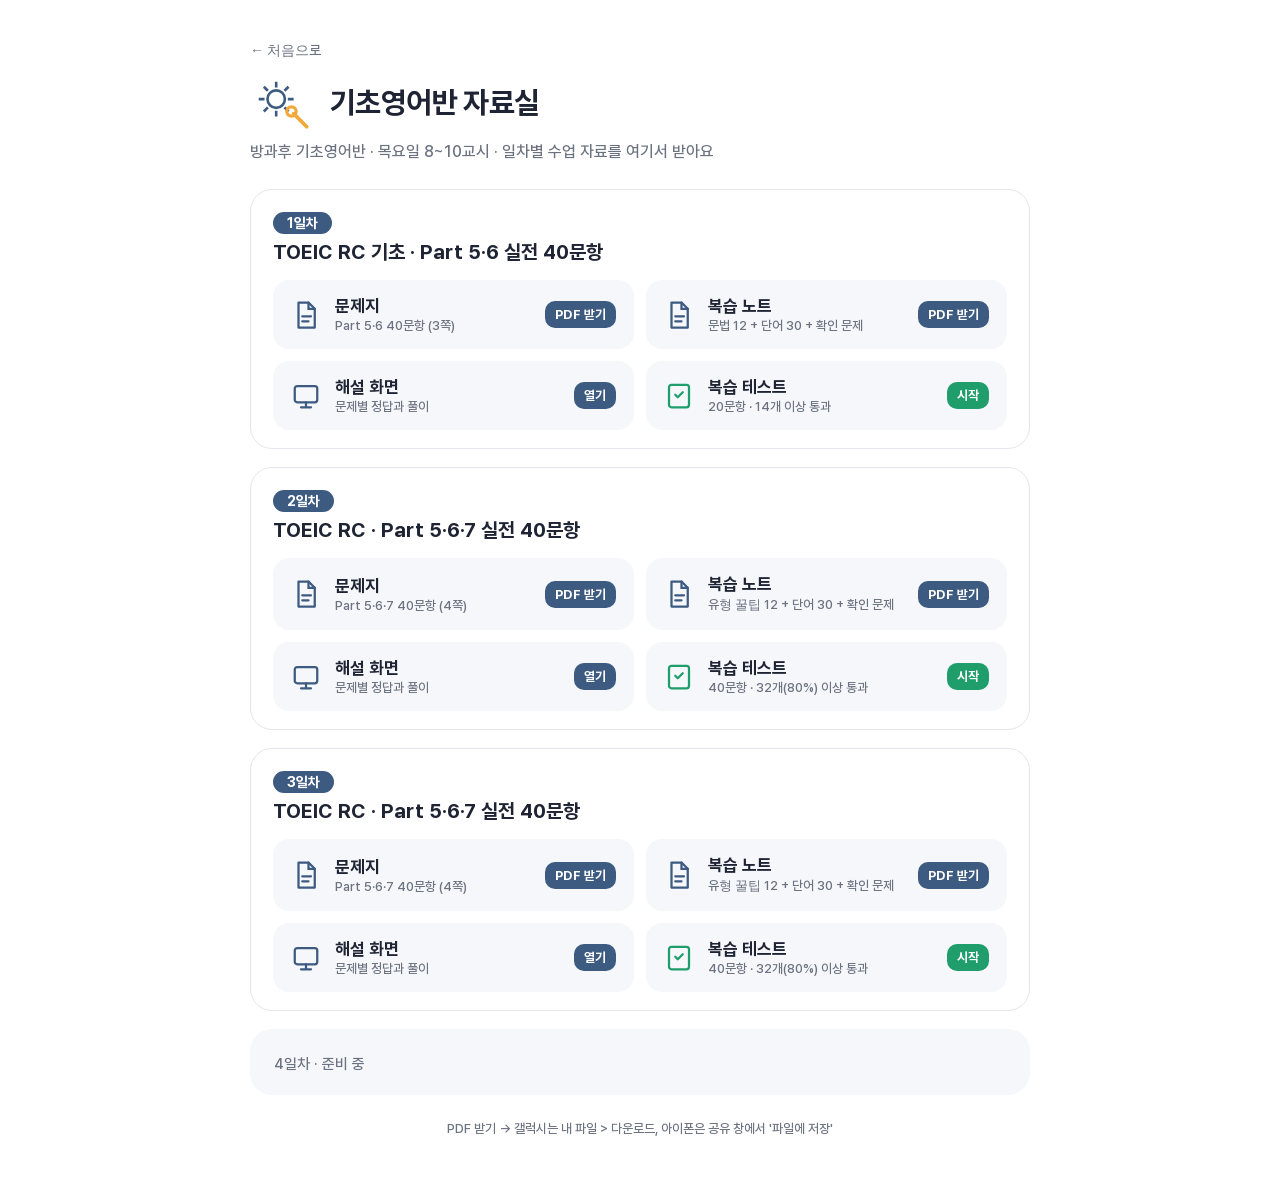
<file: english/index.html>
<!doctype html><html lang="ko"><head><meta charset="utf-8">
<meta name="viewport" content="width=device-width,initial-scale=1">
<title>기초영어반 자료실</title>
<meta name="theme-color" content="#3D5A80">
<link rel="icon" href="icon-192.png"><link rel="apple-touch-icon" href="icon-180.png"><link rel="manifest" href="manifest.json">
<style>
@font-face{font-family:P;src:url([data-uri]) format('woff2');font-weight:500}
@font-face{font-family:P;src:url([data-uri]) format('woff2');font-weight:700}
:root{--ink:#1E2433;--sub:#6B7280;--line:#E3E6EC;--soft:#F5F7FA;--blue:#3D5A80;--star:#F2A93B;--ok:#1F9D6B}
*{box-sizing:border-box}
body{margin:0;background:#fff;color:var(--ink);font-family:P,'Malgun Gothic',sans-serif;font-weight:500}
.wrap{max-width:820px;margin:0 auto;padding:40px 20px 60px}
.home{display:inline-block;font-size:14px;color:var(--sub);text-decoration:none;margin-bottom:10px}.home:hover{color:var(--blue)}
header{display:flex;align-items:center;gap:16px;margin-bottom:8px}
header h1{font-size:30px;margin:0;letter-spacing:-.02em;font-weight:700}
.lead{color:var(--sub);margin:0 0 28px;font-size:16px}
.card{border:1px solid var(--line);border-radius:22px;padding:22px 22px 18px;margin-bottom:18px}
.ch{display:flex;gap:10px;align-items:center;margin-bottom:6px}
.no{background:var(--blue);color:#fff;border-radius:999px;padding:3px 14px;font-weight:700;font-size:14px}
.dt{color:var(--sub);font-size:14px}
.card h2{font-size:20px;margin:6px 0 16px;font-weight:700}
.items{display:grid;grid-template-columns:1fr 1fr;gap:12px}
.it{display:flex;align-items:center;gap:14px;text-decoration:none;color:inherit;background:var(--soft);border-radius:16px;padding:14px 16px;border:2px solid transparent;transition:.15s}
.it:hover{border-color:var(--blue)}
.ic{color:var(--blue);display:flex}
.quiz .ic{color:var(--ok)}
.tx{flex:1;display:flex;flex-direction:column}
.tx b{font-size:17px}
.tx small{color:var(--sub);font-size:13px;margin-top:2px}
.go{font-size:13px;font-weight:700;color:#fff;background:var(--blue);border-radius:10px;padding:6px 10px;white-space:nowrap}
.quiz .go{background:var(--ok)}
.it.locked{pointer-events:none;opacity:.55}
.it.locked .go{background:#9AA3B2}
.soon{background:var(--soft);border:none}
.up{color:var(--sub);font-size:15px;padding:4px 2px}
#toast{position:fixed;left:50%;bottom:24px;transform:translate(-50%,20px);background:var(--ink);color:#fff;border-radius:14px;padding:12px 18px;font-size:15px;opacity:0;transition:.25s;pointer-events:none;max-width:90vw;text-align:center}
#toast.on{opacity:1;transform:translate(-50%,0)}
footer{color:var(--sub);font-size:13px;margin-top:26px;text-align:center}
@media (max-width:620px){.items{grid-template-columns:1fr}}
</style></head><body><div class="wrap">
<a class="home" href="../">← 처음으로</a>
<header><svg width="64" height="64" viewBox="0 0 44 44" aria-hidden="true"><g fill="none" stroke="#3D5A80" stroke-width="1.8"><circle cx="18" cy="20" r="6"/><path d="M18 8v4M18 28v4M6 20h4M26 20h4M9.5 11.5l2.8 2.8M23.7 25.7l2.8 2.8M9.5 28.5l2.8-2.8M23.7 14.3l2.8-2.8"/></g><path d="M30 30l9 9" stroke="#F2A93B" stroke-width="2.6" stroke-linecap="round"/><circle cx="28.5" cy="28.5" r="3.2" fill="none" stroke="#F2A93B" stroke-width="2.2"/></svg><div><h1>기초영어반 자료실</h1></div></header>
<p class="lead">방과후 기초영어반 · 목요일 8~10교시 · 일차별 수업 자료를 여기서 받아요</p>
<section class="card"><div class="ch"><span class="no">1일차</span></div><h2>TOEIC RC 기초 · Part 5·6 실전 40문항</h2><div class="items"><a class="it pdf" href="../t1/problems.pdf" download="BasicEnglish_L1_Worksheet.pdf"><span class="ic"><svg viewBox="0 0 24 24" width="30" height="30"><path d="M6 2h8l5 5v15H6z" fill="none" stroke="currentColor" stroke-width="1.8" stroke-linejoin="round"/><path d="M14 2v5h5M9 13h7M9 17h5" stroke="currentColor" stroke-width="1.8" fill="none" stroke-linecap="round"/></svg></span><span class="tx"><b>문제지</b><small>Part 5·6 40문항 (3쪽)</small></span><span class="go">PDF 받기</span></a><a class="it pdf" href="../t1/review.pdf" download="BasicEnglish_L1_ReviewNote.pdf"><span class="ic"><svg viewBox="0 0 24 24" width="30" height="30"><path d="M6 2h8l5 5v15H6z" fill="none" stroke="currentColor" stroke-width="1.8" stroke-linejoin="round"/><path d="M14 2v5h5M9 13h7M9 17h5" stroke="currentColor" stroke-width="1.8" fill="none" stroke-linecap="round"/></svg></span><span class="tx"><b>복습 노트</b><small>문법 12 + 단어 30 + 확인 문제</small></span><span class="go">PDF 받기</span></a><a class="it link" href="../t1/" target="_blank" rel="noopener"><span class="ic"><svg viewBox="0 0 24 24" width="30" height="30"><rect x="3" y="4" width="18" height="13" rx="2" fill="none" stroke="currentColor" stroke-width="1.8"/><path d="M8 21h8M12 17v4" stroke="currentColor" stroke-width="1.8" stroke-linecap="round"/></svg></span><span class="tx"><b>해설 화면</b><small>문제별 정답과 풀이</small></span><span class="go">열기</span></a><a class="it quiz" href="https://docs.google.com/forms/d/e/1FAIpQLScytnibN8VMPVGgj8TGf3MttUi29PKcB-vG9TslmxczqmKQUw/viewform" target="_blank" rel="noopener"><span class="ic"><svg viewBox="0 0 24 24" width="30" height="30"><path d="M9 11l2 2 4-4" fill="none" stroke="currentColor" stroke-width="1.8" stroke-linecap="round" stroke-linejoin="round"/><rect x="4" y="3" width="16" height="18" rx="2" fill="none" stroke="currentColor" stroke-width="1.8"/></svg></span><span class="tx"><b>복습 테스트</b><small>20문항 · 14개 이상 통과</small></span><span class="go">시작</span></a></div></section><section class="card"><div class="ch"><span class="no">2일차</span></div><h2>TOEIC RC · Part 5·6·7 실전 40문항</h2><div class="items"><a class="it pdf" href="../t2/problems.pdf" download="BasicEnglish_L2_Worksheet.pdf"><span class="ic"><svg viewBox="0 0 24 24" width="30" height="30"><path d="M6 2h8l5 5v15H6z" fill="none" stroke="currentColor" stroke-width="1.8" stroke-linejoin="round"/><path d="M14 2v5h5M9 13h7M9 17h5" stroke="currentColor" stroke-width="1.8" fill="none" stroke-linecap="round"/></svg></span><span class="tx"><b>문제지</b><small>Part 5·6·7 40문항 (4쪽)</small></span><span class="go">PDF 받기</span></a><a class="it pdf" href="../t2/review.pdf" download="BasicEnglish_L2_ReviewNote.pdf"><span class="ic"><svg viewBox="0 0 24 24" width="30" height="30"><path d="M6 2h8l5 5v15H6z" fill="none" stroke="currentColor" stroke-width="1.8" stroke-linejoin="round"/><path d="M14 2v5h5M9 13h7M9 17h5" stroke="currentColor" stroke-width="1.8" fill="none" stroke-linecap="round"/></svg></span><span class="tx"><b>복습 노트</b><small>유형 꿀팁 12 + 단어 30 + 확인 문제</small></span><span class="go">PDF 받기</span></a><a class="it link" href="../t2/" target="_blank" rel="noopener"><span class="ic"><svg viewBox="0 0 24 24" width="30" height="30"><rect x="3" y="4" width="18" height="13" rx="2" fill="none" stroke="currentColor" stroke-width="1.8"/><path d="M8 21h8M12 17v4" stroke="currentColor" stroke-width="1.8" stroke-linecap="round"/></svg></span><span class="tx"><b>해설 화면</b><small>문제별 정답과 풀이</small></span><span class="go">열기</span></a><a class="it quiz" href="../t2/quiz/?v=3"><span class="ic"><svg viewBox="0 0 24 24" width="30" height="30"><path d="M9 11l2 2 4-4" fill="none" stroke="currentColor" stroke-width="1.8" stroke-linecap="round" stroke-linejoin="round"/><rect x="4" y="3" width="16" height="18" rx="2" fill="none" stroke="currentColor" stroke-width="1.8"/></svg></span><span class="tx"><b>복습 테스트</b><small>40문항 · 32개(80%) 이상 통과</small></span><span class="go">시작</span></a></div></section><section class="card"><div class="ch"><span class="no">3일차</span></div><h2>TOEIC RC · Part 5·6·7 실전 40문항</h2><div class="items"><a class="it pdf" href="../t3/problems.pdf" download="BasicEnglish_L3_Worksheet.pdf"><span class="ic"><svg viewBox="0 0 24 24" width="30" height="30"><path d="M6 2h8l5 5v15H6z" fill="none" stroke="currentColor" stroke-width="1.8" stroke-linejoin="round"/><path d="M14 2v5h5M9 13h7M9 17h5" stroke="currentColor" stroke-width="1.8" fill="none" stroke-linecap="round"/></svg></span><span class="tx"><b>문제지</b><small>Part 5·6·7 40문항 (4쪽)</small></span><span class="go">PDF 받기</span></a><a class="it pdf" href="../t3/review.pdf" download="BasicEnglish_L3_ReviewNote.pdf"><span class="ic"><svg viewBox="0 0 24 24" width="30" height="30"><path d="M6 2h8l5 5v15H6z" fill="none" stroke="currentColor" stroke-width="1.8" stroke-linejoin="round"/><path d="M14 2v5h5M9 13h7M9 17h5" stroke="currentColor" stroke-width="1.8" fill="none" stroke-linecap="round"/></svg></span><span class="tx"><b>복습 노트</b><small>유형 꿀팁 12 + 단어 30 + 확인 문제</small></span><span class="go">PDF 받기</span></a><a class="it link" href="../t3/" target="_blank" rel="noopener"><span class="ic"><svg viewBox="0 0 24 24" width="30" height="30"><rect x="3" y="4" width="18" height="13" rx="2" fill="none" stroke="currentColor" stroke-width="1.8"/><path d="M8 21h8M12 17v4" stroke="currentColor" stroke-width="1.8" stroke-linecap="round"/></svg></span><span class="tx"><b>해설 화면</b><small>문제별 정답과 풀이</small></span><span class="go">열기</span></a><a class="it quiz" href="../t3/quiz/?v=1"><span class="ic"><svg viewBox="0 0 24 24" width="30" height="30"><path d="M9 11l2 2 4-4" fill="none" stroke="currentColor" stroke-width="1.8" stroke-linecap="round" stroke-linejoin="round"/><rect x="4" y="3" width="16" height="18" rx="2" fill="none" stroke="currentColor" stroke-width="1.8"/></svg></span><span class="tx"><b>복습 테스트</b><small>40문항 · 32개(80%) 이상 통과</small></span><span class="go">시작</span></a></div></section><section class="card soon"><div class="up">4일차 · 준비 중</div></section>
<footer>PDF 받기 → 갤럭시는 내 파일 > 다운로드, 아이폰은 공유 창에서 '파일에 저장'</footer>
</div>
<div id="toast"></div>
<script>
const toast=(m)=>{const t=document.getElementById('toast');t.textContent=m;t.classList.add('on');clearTimeout(t._h);t._h=setTimeout(()=>t.classList.remove('on'),4500);};
const isIOS=/iPad|iPhone|iPod/.test(navigator.userAgent)||(navigator.platform==='MacIntel'&&navigator.maxTouchPoints>1);
const cache={};
if(isIOS){document.querySelectorAll('a.pdf').forEach(a=>{const h=a.getAttribute('href');
  fetch(h).then(r=>r.blob()).then(b=>{cache[h]=new File([b],a.getAttribute('download'),{type:'application/pdf'});}).catch(()=>{});});}
document.querySelectorAll('a.pdf').forEach(a=>a.addEventListener('click',async e=>{
  e.preventDefault(); const h=a.getAttribute('href'), name=a.getAttribute('download');
  if(isIOS){
    const f=cache[h];
    if(f && navigator.canShare && navigator.canShare({files:[f]})){
      try{ await navigator.share({files:[f]}); toast('파일 앱에 저장했다면 → 파일 앱 > 나의 iPhone(iPad)에서 확인'); return; }
      catch(err){ if(err && err.name==='AbortError') return; }
    }
    toast('PDF가 열리면 아래 공유 버튼 → [파일에 저장]을 누르세요'); setTimeout(()=>window.open(h,'_blank'),1200); return;
  }
  toast('내려받는 중…');
  try{
    const r=await fetch(h); if(!r.ok) throw 0;
    const b=new Blob([await r.blob()],{type:'application/octet-stream'});
    const u=URL.createObjectURL(b); const x=document.createElement('a'); x.href=u; x.download=name;
    document.body.appendChild(x); x.click(); x.remove(); setTimeout(()=>URL.revokeObjectURL(u),10000);
    toast('저장 완료 → 내 파일(또는 다운로드) 폴더에서 확인');
  }catch(_){ window.open(h,'_blank'); }
}));
document.querySelectorAll('[data-open]').forEach(a=>{
  const t=new Date(a.dataset.open);
  if(Date.now()<t){a.classList.add('locked');a.removeAttribute('href');
    a.querySelector('.go').textContent=(t.getMonth()+1)+'/'+t.getDate()+' 수업 후 공개';}
});
</script></body></html>
</file>
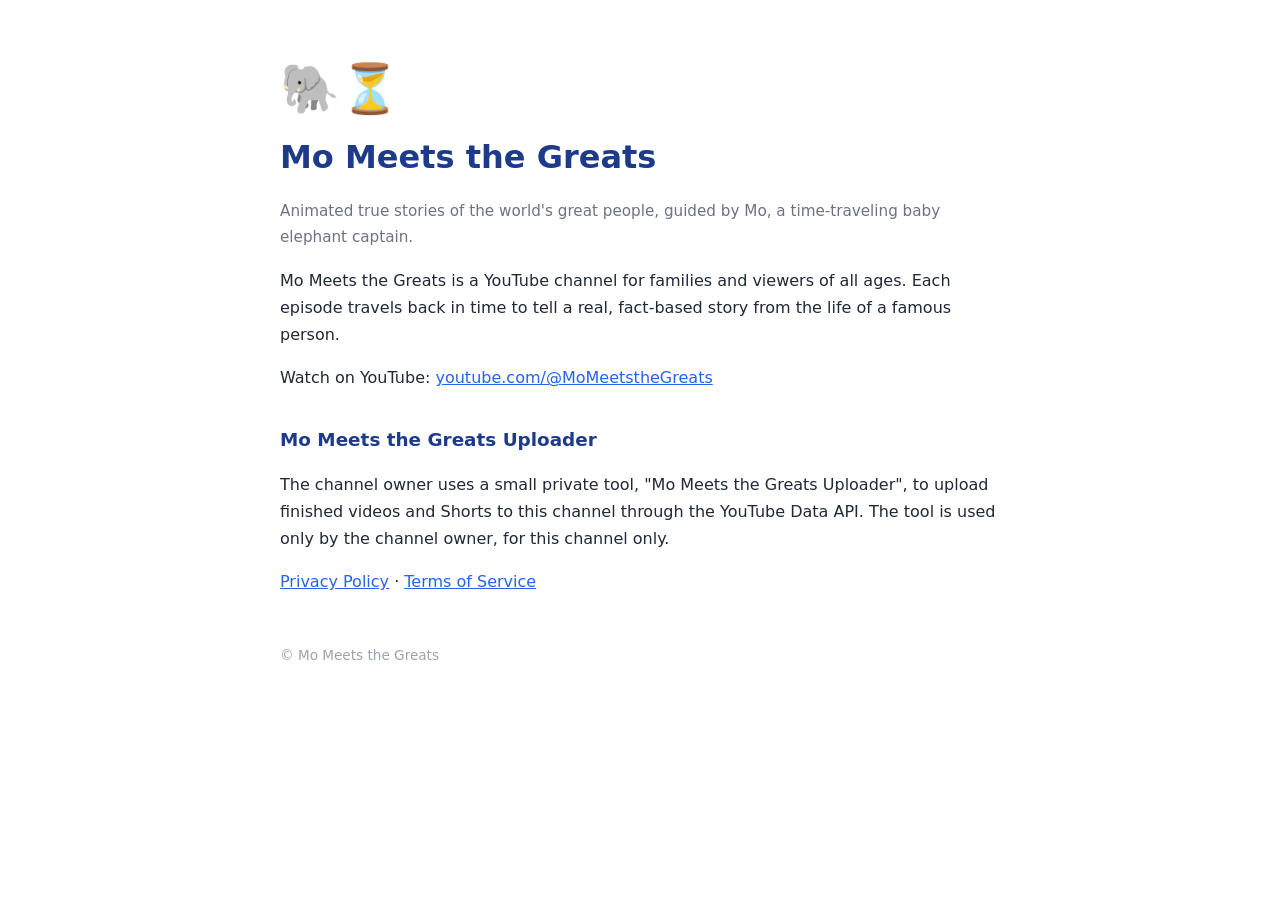
<file: mo/index.html>
<!DOCTYPE html>
<html lang="en"><head><meta charset="utf-8"><meta name="viewport" content="width=device-width,initial-scale=1">
<title>Mo Meets the Greats</title><link rel="stylesheet" href="style.css"></head>
<body><main>
<div class="badge">🐘⏳</div>
<h1>Mo Meets the Greats</h1>
<p class="tag">Animated true stories of the world's great people, guided by Mo, a time-traveling baby elephant captain.</p>
<p>Mo Meets the Greats is a YouTube channel for families and viewers of all ages. Each episode travels back in time to tell a real, fact-based story from the life of a famous person.</p>
<p>Watch on YouTube: <a href="https://www.youtube.com/@MoMeetstheGreats">youtube.com/@MoMeetstheGreats</a></p>
<h2>Mo Meets the Greats Uploader</h2>
<p>The channel owner uses a small private tool, "Mo Meets the Greats Uploader", to upload finished videos and Shorts to this channel through the YouTube Data API. The tool is used only by the channel owner, for this channel only.</p>
<p><a href="privacy.html">Privacy Policy</a> · <a href="terms.html">Terms of Service</a></p>
<footer>© Mo Meets the Greats</footer>
</main></body></html>
</file>
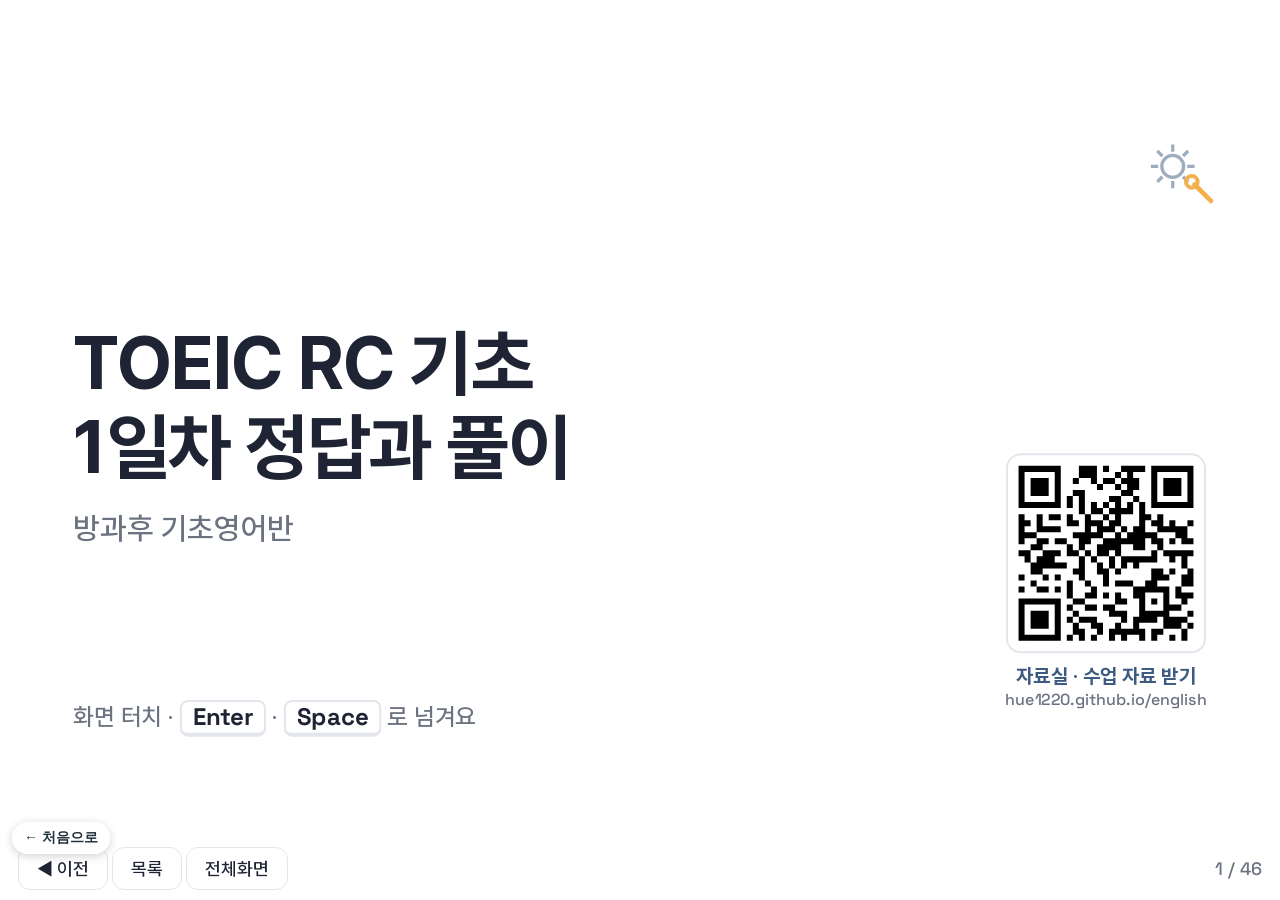
<file: t1/index.html>
<!doctype html>
<html lang="ko">
<head>
<meta charset="utf-8">
<meta name="viewport" content="width=device-width, initial-scale=1">
<title>TOEIC RC 기초 · 1일차 정답과 풀이</title>
<style>
@font-face{font-family:P;src:url([data-uri]) format('woff2');font-weight:500}
@font-face{font-family:P;src:url([data-uri]) format('woff2');font-weight:700}
@font-face{font-family:SG;src:url([data-uri]) format('woff2');font-weight:500}
@font-face{font-family:SG;src:url([data-uri]) format('woff2');font-weight:700}
:root{--ink:#1E2433;--sub:#6B7280;--line:#E3E6EC;--soft:#F5F7FA;--blue:#3D5A80;--star:#F2A93B;--ok:#1F9D6B;--okbg:#E7F6EF;--no:#C2410C}
*{box-sizing:border-box;-webkit-tap-highlight-color:transparent}
html,body{margin:0;height:100%;background:#fff;overflow:hidden;user-select:none;-webkit-user-select:none}
body{font-family:P,'Malgun Gothic',sans-serif;color:var(--ink)}
.en{font-family:SG,P,sans-serif}
#stage{position:absolute;left:50%;top:50%;width:1920px;height:1080px;transform-origin:center center;background:#fff;overflow:hidden}
.slide{position:absolute;inset:0;padding:70px 110px 120px;display:none}
.slide.on{display:block}
.top{display:flex;align-items:center;gap:22px;margin-bottom:46px}
.tag{font-family:SG,P;font-weight:700;font-size:30px;color:#fff;background:var(--blue);border-radius:999px;padding:6px 26px}
.qno{font-family:SG;font-weight:700;font-size:56px;color:var(--blue)}
.stars{font-size:38px;letter-spacing:4px;color:var(--star)}
.stars i{font-style:normal;color:#E1E4EA}
.deco{position:absolute;right:90px;top:60px;opacity:.9}
.stem{font-family:SG,P;font-weight:500;font-size:64px;line-height:1.45;max-width:1650px}
.ctx{font-family:SG,P;font-weight:500;font-size:52px;line-height:1.6;max-width:1700px;background:var(--soft);border-radius:28px;padding:34px 46px}
.blank{display:inline-block;min-width:200px;border-bottom:6px solid var(--ink);text-align:center;font-weight:700;color:var(--sub);font-size:.8em;padding:0 10px;line-height:1.1;transition:.25s}
.blank.fill{color:var(--ok);border-color:var(--ok);font-size:1em}
.opts{display:grid;grid-template-columns:1fr 1fr;gap:22px 40px;margin-top:54px;max-width:1700px}
.opts.long{grid-template-columns:1fr;gap:16px}
.opt{font-family:SG,P;font-weight:500;font-size:50px;border:3px solid var(--line);border-radius:22px;padding:16px 30px;transition:.25s;display:flex;gap:22px;align-items:baseline}
.opts.long .opt{font-size:42px;padding:12px 28px}
.opt b{font-weight:700;color:var(--blue)}
.reveal .opt.dim{opacity:.28}
.reveal .opt.ans{border-color:var(--ok);background:var(--okbg);color:var(--ok)}
.reveal .opt.ans b{color:var(--ok)}
.exp{display:none;flex-direction:column;gap:16px;margin-top:34px;max-width:1700px}
.explain .exp{display:flex}
.explain .opt.dim{display:none}
.explain .opts{grid-template-columns:1fr;max-width:900px;margin-top:30px}
.explain.ctxs .opts{display:none}
.ex{font-size:44px;line-height:1.45;background:#FFF7E8;border-left:12px solid var(--star);border-radius:16px;padding:18px 32px;opacity:0;transform:translateY(16px);transition:.3s}
.ex.show{opacity:1;transform:none}
.ex b{color:var(--no)}
.ex.memo{background:var(--okbg);border-left-color:var(--ok);font-family:SG,P}
.ex.memo::before{content:"외워 두기  ";font-family:P;font-weight:700;color:var(--ok)}
/* cover / passage / table */
.cover{display:flex;flex-direction:column;justify-content:center;height:100%}
.cover h1{font-size:110px;margin:0 0 30px;letter-spacing:-.02em;line-height:1.15}
.cover p{font-size:46px;color:var(--sub);margin:0}
.hint{position:absolute;left:110px;bottom:110px;font-size:36px;color:var(--sub)}
.key{display:inline-block;border:3px solid var(--line);border-bottom-width:6px;border-radius:12px;padding:0 16px;font-family:SG;font-weight:700;color:var(--ink)}
.pas{font-family:SG,P;font-weight:500;font-size:46px;line-height:1.6;border:3px solid var(--line);border-radius:28px;padding:40px 56px;max-width:1700px}
.pas p{margin:0 0 18px}
.pas .blank{min-width:120px}
h2{font-size:64px;margin:0 0 40px;letter-spacing:-.01em}
.grid{display:grid;grid-template-columns:repeat(8,1fr);gap:18px}
.cell{border-radius:18px;background:var(--soft);padding:16px 22px;display:flex;align-items:baseline;gap:16px}
.cell span{font-family:SG;font-size:30px;color:var(--sub);font-weight:700}
.cell b{font-family:SG;font-size:50px;color:var(--star)}
.steps{display:grid;grid-template-columns:repeat(3,1fr);gap:34px;margin-top:20px}
.stp{background:var(--soft);border-radius:28px;padding:40px 44px;font-size:40px;line-height:1.5}
.stp b{display:block;font-size:50px;color:var(--blue);margin-bottom:14px}
.stp.hl{background:#FFF7E8}.stp.hl b{color:var(--star)}
.big{font-size:80px;font-weight:700;text-align:center;margin-top:80px}
.endwrap{display:flex;gap:70px;align-items:center}
.steps.v{grid-template-columns:1fr;flex:1;gap:22px;margin-top:0}
.steps.v .stp{padding:26px 40px}
.qr{text-align:center}
.hubqr{position:absolute;right:110px;bottom:150px;text-align:center}
.hubqr img{width:300px;height:300px;border:3px solid var(--line);border-radius:22px;padding:14px;background:#fff}
.hubqr p{font-size:30px;font-weight:700;color:var(--blue);margin:12px 0 2px}
.hubqr small{font-family:SG;font-size:24px;color:var(--sub)}
.qr img{width:560px;height:560px;border:3px solid var(--line);border-radius:28px;padding:22px;background:#fff}
.qr p{font-size:38px;font-weight:700;margin:20px 0 0;color:var(--blue)}
/* chrome */
#bar{position:fixed;left:0;right:0;bottom:0;height:64px;display:flex;align-items:center;justify-content:space-between;padding:0 18px;pointer-events:none}
#bar button{pointer-events:auto;font-family:P;font-size:18px;border:1px solid var(--line);background:rgba(255,255,255,.92);border-radius:12px;padding:10px 18px;color:var(--ink);cursor:pointer}
#prog{font-family:SG;font-size:18px;color:var(--sub);pointer-events:none}
#menu{position:fixed;inset:0;background:rgba(255,255,255,.97);display:none;flex-direction:column;align-items:center;justify-content:center;gap:26px;z-index:5}
#menu.on{display:flex}
#menu h3{font-size:30px;margin:0}
#jump{display:grid;grid-template-columns:repeat(10,72px);gap:12px}
#jump button,#menu .row button{font-family:SG;font-weight:700;font-size:24px;height:64px;border:2px solid var(--line);background:#fff;border-radius:14px;cursor:pointer;color:var(--ink)}
#menu .row{display:flex;gap:14px}
#menu .row button{font-family:P;font-size:20px;padding:0 24px}
</style>
</head>
<body>
<div id="stage"></div>
<div id="bar">
  <span><button id="bPrev">◀ 이전</button> <button id="bMenu">목록</button> <button id="bFull">전체화면</button></span>
  <span id="prog"></span>
</div>
<div id="menu">
  <h3>바로 가기</h3>
  <div class="row"><button data-go="cover">처음</button><button data-go="p6">Part 6 지문</button><button data-go="key">정답 한눈에</button><button data-go="end">10교시 안내</button></div>
  <div id="jump"></div>
  <div class="row"><button id="bClose">닫기</button></div>
</div>
<script>
const D = {"title": "TOEIC RC 기초 · 1일차 정답과 풀이", "sub": "방과후 기초영어반", "p5": [{"n": 1, "lv": 1, "stem": "Ms. Kim ------- the new machine every morning before work.", "opts": ["check", "checks", "checking", "to check"], "ans": "B", "exp": ["주어 <b>Ms. Kim</b> = She → 3인칭 단수", "<b>every morning</b> = 매일 하는 일 → 현재 시제 → 동사에 <b>-s</b>"], "memo": "check → checks"}, {"n": 2, "lv": 1, "stem": "The factory tour will start ------- 9 A.M. on Monday.", "opts": ["at", "in", "on", "for"], "ans": "A", "exp": ["<b>9 A.M.</b> = 시각", "시각 앞에는 <b>at</b>  ·  요일 앞 on  ·  월·연도 앞 in"], "memo": "at 9 A.M. / on Monday"}, {"n": 3, "lv": 1, "stem": "Please wear your safety glasses ------- you enter the workshop.", "opts": ["because", "before", "but", "so"], "ans": "B", "exp": ["보안경을 써라 + 작업장에 들어가기 ___", "들어가기 <b>전에</b> → <b>before</b>  ·  because(왜냐하면)·but(그러나)·so(그래서)는 뜻이 안 맞음"], "memo": "before ~하기 전에"}, {"n": 4, "lv": 1, "stem": "Mr. Park is a very ------- engineer.", "opts": ["care", "carefully", "carefulness", "careful"], "ans": "D", "exp": ["a very ___ <b>engineer</b> → 빈칸 뒤가 명사", "명사를 꾸미는 말 = <b>형용사</b> → careful (조심성 있는)"], "memo": "a careful engineer"}, {"n": 5, "lv": 2, "stem": "All workers must read the safety rules -------.", "opts": ["careful", "care", "carefully", "cared"], "ans": "C", "exp": ["All workers must read the safety rules ___ → 문장이 이미 완성됨", "남은 자리는 동사 read를 꾸미는 <b>부사(-ly)</b> → carefully"], "memo": "read carefully 주의 깊게 읽다"}, {"n": 6, "lv": 1, "stem": "The new drill is ------- than the old one.", "opts": ["light", "lighter", "lightest", "lightly"], "ans": "B", "exp": ["빈칸 뒤에 <b>than</b>(~보다)", "than 앞은 <b>비교급</b> → light → lighter"], "memo": "lighter than ~보다 가벼운"}, {"n": 7, "lv": 1, "stem": "Our team ------- a meeting yesterday afternoon.", "opts": ["has", "have", "had", "will have"], "ans": "C", "exp": ["단서 <b>yesterday afternoon</b> = 어제 오후", "지난 일 → <b>과거형</b> → have → had"], "memo": "yesterday → 과거"}, {"n": 8, "lv": 1, "stem": "The manager will send ------- the report tomorrow.", "opts": ["you", "your", "yours", "yourself"], "ans": "A", "exp": ["send + <b>사람</b> + 물건 = ~에게 …을 보내다", "동사 뒤 사람 자리 = 목적격 → <b>you</b>  ·  your는 뒤에 명사가 필요"], "memo": "send you the report"}, {"n": 9, "lv": 3, "stem": "The new safety rules will be ------- next Monday.", "opts": ["effect", "effective", "effectively", "effectiveness"], "ans": "B", "exp": ["will <b>be</b> ___ → be 뒤에는 상태를 나타내는 <b>형용사</b>", "effective = (규칙이) 시행되는, 효력 있는  ·  effect는 명사(효과)라서 함정"], "memo": "be effective 시행되다"}, {"n": 10, "lv": 2, "stem": "Students ------- finish the training can get a certificate.", "opts": ["who", "which", "what", "whose"], "ans": "A", "exp": ["빈칸 앞 <b>Students</b> = 사람, 빈칸 뒤 <b>finish</b> = 동사", "사람 + 동사 연결 → <b>who</b>  ·  which는 사물, whose는 뒤에 명사"], "memo": "Students who finish ~ ~를 끝낸 학생들"}, {"n": 11, "lv": 2, "stem": "The company ------- a new robot next month.", "opts": ["buys", "bought", "will buy", "has bought"], "ans": "C", "exp": ["단서 <b>next month</b> = 다음 달", "앞으로 할 일 → <b>will + 동사원형</b> → will buy"], "memo": "next month → will"}, {"n": 12, "lv": 3, "stem": "Mr. Kang asked the workers ------- the machine carefully.", "opts": ["check", "checking", "to check", "checks"], "ans": "C", "exp": ["<b>ask + 사람 + to 동사</b> = (사람)에게 ~하라고 부탁하다", "같은 모양: tell / want + 사람 + to 동사"], "memo": "asked the workers to check"}, {"n": 13, "lv": 2, "stem": "The delivery was late ------- the heavy snow.", "opts": ["because", "although", "so", "because of"], "ans": "D", "exp": ["빈칸 뒤 <b>the heavy snow</b> = 명사 (주어+동사 없음)", "명사 앞 → <b>because of</b>  ·  because 뒤에는 문장이 와야 함"], "memo": "because of + 명사"}, {"n": 14, "lv": 2, "stem": "Please call me ------- you have any questions.", "opts": ["but", "or", "if", "than"], "ans": "C", "exp": ["질문이 있다 / 전화해 주세요", "'~하면' 조건 → <b>if</b>"], "memo": "if 만약 ~하면"}, {"n": 15, "lv": 2, "stem": "The ------- of the new building will take two years.", "opts": ["construct", "construction", "constructive", "constructed"], "ans": "B", "exp": ["<b>The ___ of</b> the new building", "the와 of 사이 = <b>명사</b> → construction (건설, 공사)"], "memo": "the construction of ~의 건설"}, {"n": 16, "lv": 2, "stem": "Mr. Lee and Ms. Choi ------- in the design department.", "opts": ["works", "is working", "work", "has worked"], "ans": "C", "exp": ["주어 = Mr. Lee <b>and</b> Ms. Choi → 두 사람", "복수 주어 → 동사에 -s 없음 → <b>work</b>"], "memo": "A and B + 복수 동사"}, {"n": 17, "lv": 1, "stem": "The meeting room is ------- the second floor.", "opts": ["on", "in", "at", "by"], "ans": "A", "exp": ["<b>the second floor</b> = 2층", "층 앞에는 <b>on</b>"], "memo": "on the second floor"}, {"n": 18, "lv": 2, "stem": "Each worker ------- a locker in the changing room.", "opts": ["have", "are having", "having", "has"], "ans": "D", "exp": ["<b>Each</b> worker = 직원 한 명 한 명", "each는 단수 취급 → <b>has</b>"], "memo": "each + 단수 동사"}, {"n": 19, "lv": 3, "stem": "------- the machine is old, it still works well.", "opts": ["Although", "Because", "Despite", "So"], "ans": "A", "exp": ["빈칸 뒤 <b>the machine is old</b> = 주어+동사 → 문장 앞에 쓰는 접속사가 필요", "오래됐지만 / 여전히 잘 작동 → 반대 내용 → <b>Although</b>", "Despite도 '~에도 불구하고'지만 뒤에 <b>명사</b>만 와요 → 함정"], "memo": "Although + 문장 / Despite + 명사"}, {"n": 20, "lv": 1, "stem": "Please ------- the form and give it to the office.", "opts": ["complete", "completes", "completed", "completion"], "ans": "A", "exp": ["<b>Please</b>로 시작하는 부탁 문장", "Please 뒤에는 <b>동사원형</b> → complete (작성하다)"], "memo": "complete the form 서류를 작성하다"}, {"n": 21, "lv": 2, "stem": "The new worker learned the job very -------.", "opts": ["quick", "quickly", "quickness", "quicker"], "ans": "B", "exp": ["learned the job very ___ → 동사 learned를 꾸밈", "동사를 꾸미는 말 = <b>부사</b> → quickly"], "memo": "learn quickly 빨리 배우다"}, {"n": 22, "lv": 2, "stem": "The store is open ------- Monday to Friday.", "opts": ["at", "since", "during", "from"], "ans": "D", "exp": ["Monday ___ Friday를 잇는 말", "<b>from A to B</b> = A부터 B까지"], "memo": "from Monday to Friday"}, {"n": 23, "lv": 2, "stem": "Ms. Han ------- at this company since 2020.", "opts": ["works", "worked", "has worked", "will work"], "ans": "C", "exp": ["단서 <b>since 2020</b> = 2020년부터 (지금까지)", "과거부터 지금까지 → <b>has + p.p.</b> → has worked"], "memo": "since → has + p.p."}, {"n": 24, "lv": 3, "stem": "The report ------- by the manager yesterday.", "opts": ["checked", "was checked", "is checking", "checks"], "ans": "B", "exp": ["주어 <b>The report</b>(보고서)는 스스로 확인할 수 없음 → 확인'<b>되었다</b>'", "수동태 = be + p.p.  ·  yesterday → 과거 → <b>was checked</b>", "<b>by the manager</b> = 누가 확인했는지"], "memo": "was checked by ~에 의해 확인되었다"}, {"n": 25, "lv": 3, "stem": "We hired an engineer ------- experience is very useful to our team.", "opts": ["who", "whose", "which", "what"], "ans": "B", "exp": ["빈칸 뒤 <b>experience</b> = 명사가 바로 옴", "'그 기술자<b>의</b> 경험' → <b>whose</b> + 명사  ·  who 뒤에는 동사", "We hired an engineer. + <b>His</b> experience is very useful. → 두 문장을 whose로 합친 것"], "memo": "whose + 명사 ~의"}, {"n": 26, "lv": 3, "stem": "Neither the manager ------- the workers knew about the schedule change.", "opts": ["or", "and", "but", "nor"], "ans": "D", "exp": ["앞에 <b>Neither</b>가 있음", "<b>neither A nor B</b> = A도 B도 아닌 (짝으로 외우기)"], "memo": "neither A nor B / either A or B / both A and B"}, {"n": 27, "lv": 2, "stem": "The report must be ------- by Friday.", "opts": ["finish", "finishing", "finished", "finishes"], "ans": "C", "exp": ["must <b>be</b> ___ → be 뒤", "보고서가 '끝내지다' → 수동태 be + <b>p.p.</b> → finished"], "memo": "must be finished 끝내져야 한다"}, {"n": 28, "lv": 2, "stem": "We need ------- more paper for the printer.", "opts": ["some", "a", "many", "every"], "ans": "A", "exp": ["<b>paper</b>(종이)는 셀 수 없는 명사", "a·many·every는 셀 수 있는 명사에만 → <b>some</b>"], "memo": "some more paper 종이 조금 더"}, {"n": 29, "lv": 1, "stem": "The engineers are ------- a new tool now.", "opts": ["test", "tests", "tested", "testing"], "ans": "D", "exp": ["<b>are</b> ___ + <b>now</b>(지금)", "지금 하고 있는 일 → be + <b>-ing</b> → testing"], "memo": "are testing 시험하고 있다"}, {"n": 30, "lv": 2, "stem": "Thank you for ------- our factory today.", "opts": ["visit", "visits", "visited", "visiting"], "ans": "D", "exp": ["<b>for</b>(전치사) 뒤에 동사를 쓰려면 <b>-ing</b>", "Thank you for <b>visiting</b> = 방문해 주셔서 감사합니다"], "memo": "Thank you for ~ing"}], "p6": [{"rng": "31–34", "body": ["<b>To:</b> All Workshop Staff<br><b>Subject:</b> Safety Training", "All workers must <span class='blank'>31</span> a safety training class next week. The class will be held <span class='blank'>32</span> Room 205 on Tuesday at 2 P.M. <span class='blank'>33</span> Please bring your ID card and a pen. If you cannot come on Tuesday, please tell your manager <span class='blank'>34</span> Monday."], "qs": [{"n": 31, "lv": 1, "opts": ["attends", "attended", "attending", "attend"], "ans": "D", "exp": ["<b>must</b> 뒤에는 동사원형", "must <b>attend</b> = 꼭 참석해야 한다"], "memo": "attend 참석하다", "ctx": "All workers must <span class='blank'>31</span> a safety training class next week."}, {"n": 32, "lv": 1, "opts": ["on", "at", "in", "to"], "ans": "C", "exp": ["<b>Room 205</b> = 방 안", "방·건물 안 → <b>in</b>  ·  be held in ~에서 열리다"], "memo": "in Room 205", "ctx": "The class will be held <span class='blank'>32</span> Room 205 on Tuesday at 2 P.M."}, {"n": 33, "lv": 3, "opts": ["The training was canceled last week.", "The class will take about one hour.", "You do not need to come to work on Tuesday.", "Our new factory opened in 2020."], "ans": "B", "exp": ["앞: 화요일 2시에 수업이 열림 / 뒤: 신분증과 펜을 가져오세요", "→ 수업에 대한 안내가 이어져야 함 → <b>(B) 수업은 약 1시간 걸립니다</b>", "(A) 취소됨 · (C) 출근 안 해도 됨 → 글과 반대  ·  (D) 관련 없음"], "memo": "문장 넣기 = 앞뒤 흐름 확인", "ctx": "The class will be held in Room 205 on Tuesday at 2 P.M. <span class='blank'>33</span> Please bring your ID card and a pen."}, {"n": 34, "lv": 2, "opts": ["by", "in", "at", "between"], "ans": "A", "exp": ["월요일<b>까지</b> 관리자에게 말하세요", "끝내야 하는 기한 → <b>by</b>  ·  until은 '계속 ~하다가'"], "memo": "by Monday 월요일까지", "ctx": "If you cannot come on Tuesday, please tell your manager <span class='blank'>34</span> Monday."}]}, {"rng": "35–37", "body": ["Dear Mr. Choi,", "Thank you for your order. Unfortunately, the machine parts you ordered <span class='blank'>35</span> late. Our truck had a problem yesterday. We will send the parts <span class='blank'>36</span> Friday. We are very sorry for the <span class='blank'>37</span>.", "Sincerely,<br>Jina Lee, Customer Service"], "qs": [{"n": 35, "lv": 2, "opts": ["arrive", "will arrive", "arrived", "arriving"], "ans": "B", "exp": ["뒤 문장 <b>We will send the parts</b> = 아직 보내지 않음", "아직 도착 전 → 미래 → <b>will arrive</b>  ·  arrived(과거)는 함정"], "memo": "뒤 문장도 단서가 된다", "ctx": "Unfortunately, the machine parts you ordered <span class='blank'>35</span> late. Our truck had a problem yesterday. We will send the parts on Friday."}, {"n": 36, "lv": 1, "opts": ["on", "in", "at", "of"], "ans": "A", "exp": ["<b>Friday</b> = 요일", "요일 앞에는 <b>on</b>"], "memo": "on Friday", "ctx": "We will send the parts <span class='blank'>36</span> Friday."}, {"n": 37, "lv": 3, "opts": ["inconvenience", "inconvenient", "inconveniently", "inconvenienced"], "ans": "A", "exp": ["<b>the</b> ___ → the 뒤에는 명사", "inconvenience = 불편  ·  sorry for the inconvenience = 불편을 드려 죄송합니다"], "memo": "sorry for the inconvenience", "ctx": "We are very sorry for the <span class='blank'>37</span>."}]}, {"rng": "38–40", "body": ["<b style='font-size:1.08em'>New Coffee Machine</b>", "We have a new coffee machine on the first floor. It is <span class='blank'>38</span> to use than the old one. Just put in a cup and press the green button. <span class='blank'>39</span> Please clean the area after you use <span class='blank'>40</span>."], "qs": [{"n": 38, "lv": 1, "opts": ["easy", "easier", "easiest", "easily"], "ans": "B", "exp": ["빈칸 뒤 <b>than</b> the old one", "than 앞은 비교급 → easy → <b>easier</b> (y → ier)"], "memo": "easier than ~보다 쉬운", "ctx": "It is <span class='blank'>38</span> to use than the old one."}, {"n": 39, "lv": 2, "opts": ["The meeting starts at 10 A.M.", "He is a new engineer.", "Please wear safety boots.", "Your coffee will be ready in 30 seconds."], "ans": "D", "exp": ["앞: 컵을 넣고 초록 버튼을 누르세요", "버튼을 누른 <b>다음 일어나는 일</b> → (D) 30초 후에 커피가 준비됩니다", "(A) 회의, (B) 새 기술자, (C) 안전화 → 커피 기계와 관련 없음"], "memo": "문장 넣기 = 앞 문장 바로 다음 일", "ctx": "Just put in a cup and press the green button. <span class='blank'>39</span> Please clean the area after you use it."}, {"n": 40, "lv": 2, "opts": ["its", "they", "it", "them"], "ans": "C", "exp": ["무엇을 사용한 뒤? → <b>the coffee machine</b> (하나)", "단수 사물 + 동사 use 뒤 목적어 → <b>it</b>  ·  them은 여러 개, its는 '그것의'"], "memo": "it = the coffee machine", "ctx": "We have a new coffee machine on the first floor. … Please clean the area after you use <span class='blank'>40</span>."}]}], "key": ["B", "A", "B", "D", "C", "B", "C", "A", "B", "A", "C", "C", "D", "C", "B", "C", "A", "D", "A", "A", "B", "D", "C", "B", "B", "D", "C", "A", "D", "D", "D", "C", "B", "A", "B", "A", "A", "B", "D", "C"], "quiz": {"url": "https://docs.google.com/forms/d/e/1FAIpQLScytnibN8VMPVGgj8TGf3MttUi29PKcB-vG9TslmxczqmKQUw/viewform", "qr": "[data-uri]"}, "hub": {"url": "https://hue1220.github.io/english", "qr": "[data-uri]"}};
const L = "ABCD";
const GEAR = `<svg class="deco" width="120" height="120" viewBox="0 0 44 44" aria-hidden="true"><g fill="none" stroke="#3D5A80" stroke-width="1.8" opacity=".55"><circle cx="18" cy="20" r="6"/><path d="M18 8v4M18 28v4M6 20h4M26 20h4M9.5 11.5l2.8 2.8M23.7 25.7l2.8 2.8M9.5 28.5l2.8-2.8M23.7 14.3l2.8-2.8"/></g><path d="M30 30l9 9" stroke="#F2A93B" stroke-width="2.6" stroke-linecap="round"/><circle cx="28.5" cy="28.5" r="3.2" fill="none" stroke="#F2A93B" stroke-width="2.2"/></svg>`;
const stars = n => `<span class="stars">${"★".repeat(n)}<i>${"★".repeat(3-n)}</i></span>`;

// 슬라이드 목록 만들기: 각 슬라이드 = {html, steps, onStep}
const S = [];
S.push({id:"cover", steps:0, html:`<div class="cover">${GEAR}<h1>${D.title.replace(" · ","<br>")}</h1><p>${D.sub}</p></div>
  ${D.hub ? `<div class="hubqr"><img src="${D.hub.qr}" alt="자료실 QR"><p>자료실 · 수업 자료 받기</p><small>${D.hub.url.replace("https://","")}</small></div>` : ""}
  <div class="hint">화면 터치 · <span class="key">Enter</span> · <span class="key">Space</span> 로 넘겨요</div>`});

function qSlide(q, part, ctx){
  const long = q.opts.some(o => o.length > 16);
  const ai = L.indexOf(q.ans);
  const stem = ctx ? `<div class="ctx">${ctx}</div>`
                   : `<div class="stem">${q.stem.replace("-------", `<span class="blank">${"&nbsp;".repeat(3)}</span>`)}</div>`;
  const opts = `<div class="opts${long?' long':''}">${q.opts.map((o,i)=>`<div class="opt${i===ai?' ans':' dim'}"><b>(${L[i]})</b><span>${o}</span></div>`).join("")}</div>`;
  const exps = q.exp.map(e=>`<div class="ex">${e}</div>`).join("") + `<div class="ex memo">${q.memo}</div>`;
  const fillWord = q.opts[ai];
  return {id:"q"+q.n, n:q.n, steps:1+q.exp.length+1, fill:fillWord,
    html:`${GEAR}<div class="top"><span class="tag">PART ${part}</span><span class="qno">${q.n}번</span>${stars(q.lv)}</div>${stem}${opts}<div class="exp">${exps}</div>`};
}
D.p5.forEach(q => S.push(qSlide(q,5)));
D.p6.forEach((p,k) => {
  S.push({id:k===0?"p6":"p6_"+k, steps:0, html:`${GEAR}<div class="top"><span class="tag">PART 6</span><span class="qno">${p.rng}번</span><span style="font-size:36px;color:var(--sub)">먼저 지문 전체를 읽어 봐요</span></div>
    <div class="pas">${p.body.map(b=>`<p>${b}</p>`).join("")}</div>`});
  p.qs.forEach(q => S.push(qSlide(q,6,q.ctx)));
});
S.push({id:"key", steps:0, html:`<h2>정답 한눈에</h2><div class="grid">${D.key.map((a,i)=>`<div class="cell"><span>${i+1}</span><b>${a}</b></div>`).join("")}</div>`});
S.push({id:"end", steps:0, html:`${GEAR}<h2>10교시 · 복습 노트 → 구글폼 테스트</h2>
  <div class="endwrap"><div class="steps v"><div class="stp"><b>① 문법 12개 읽기</b>복습 노트의 초록 예문을 소리 내어 읽기</div>
  <div class="stp"><b>② 단어 + 확인 문제</b>뜻을 가리고 외운 뒤 □에 체크</div>
  <div class="stp hl"><b>③ 구글폼 테스트</b>20문항 중 14개 이상 맞으면 통과! 못 넘으면 복습 후 재도전</div></div>
  ${D.quiz ? `<div class="qr"><img src="${D.quiz.qr}" alt="테스트 QR"><p>태블릿 카메라로 찍어 테스트 시작</p></div>` : ""}</div>`});

const stage = document.getElementById("stage");
S.forEach((s,i)=>{ const d=document.createElement("section"); d.className="slide"; d.innerHTML=s.html; stage.appendChild(d); s.el=d; });
let cur=0, step=0;

function paint(){
  S.forEach((s,i)=>s.el.classList.toggle("on", i===cur));
  const s=S[cur], el=s.el;
  if(s.n){
    el.classList.toggle("reveal", step>=1); el.classList.toggle("explain", step>=2); el.classList.toggle("ctxs", !!el.querySelector(".ctx"));
    const bl=el.querySelector(".blank");
    if(bl){ bl.classList.toggle("fill", step>=1); bl.innerHTML = step>=1 ? s.fill : (el.querySelector(".ctx") ? s.n : "&nbsp;&nbsp;&nbsp;"); }
    el.querySelectorAll(".ex").forEach((x,i)=>x.classList.toggle("show", step>=i+2));
  }
  const qn = s.n ? `${s.n}번 · ` : "";
  document.getElementById("prog").textContent = `${qn}${cur+1} / ${S.length}`;
}
function next(){ const s=S[cur]; if(step < s.steps){ step++; } else if(cur < S.length-1){ cur++; step=0; } paint(); }
function prev(){ if(step>0){ step--; } else if(cur>0){ cur--; step=S[cur].steps; } paint(); }
function go(i){ cur=i; step=0; paint(); menu.classList.remove("on"); }

document.addEventListener("keydown", e=>{
  if(menu.classList.contains("on")){ if(e.key==="Escape") menu.classList.remove("on"); return; }
  if(["Enter"," ","ArrowRight","PageDown","ArrowDown"].includes(e.key)){ e.preventDefault(); next(); }
  else if(["ArrowLeft","Backspace","PageUp","ArrowUp"].includes(e.key)){ e.preventDefault(); prev(); }
  else if(e.key==="Home"){ go(0); }
});
stage.parentElement.addEventListener("pointerup", e=>{
  if(e.target.closest("#bar button,#menu")) return;
  next();
});
const menu=document.getElementById("menu");
document.getElementById("bPrev").onclick=e=>{e.stopPropagation();prev();};
document.getElementById("bMenu").onclick=e=>{e.stopPropagation();menu.classList.add("on");};
document.getElementById("bClose").onclick=()=>menu.classList.remove("on");
document.getElementById("bFull").onclick=e=>{e.stopPropagation(); if(!document.fullscreenElement) document.documentElement.requestFullscreen().catch(()=>{}); else document.exitFullscreen();};
const jump=document.getElementById("jump");
S.forEach((s,i)=>{ if(s.n){ const b=document.createElement("button"); b.textContent=s.n; b.onclick=()=>go(i); jump.appendChild(b);} });
menu.querySelectorAll("[data-go]").forEach(b=>b.onclick=()=>go(S.findIndex(s=>s.id===b.dataset.go)));

function fit(){ const k=Math.min(innerWidth/1920, innerHeight/1080); stage.style.transform=`translate(-50%,-50%) scale(${k})`; }
addEventListener("resize", fit); fit(); paint();
</script>
<script src="../applinks.js?v=1" data-home="../english/" data-pos="bottom"></script></body>
</html>
</file>
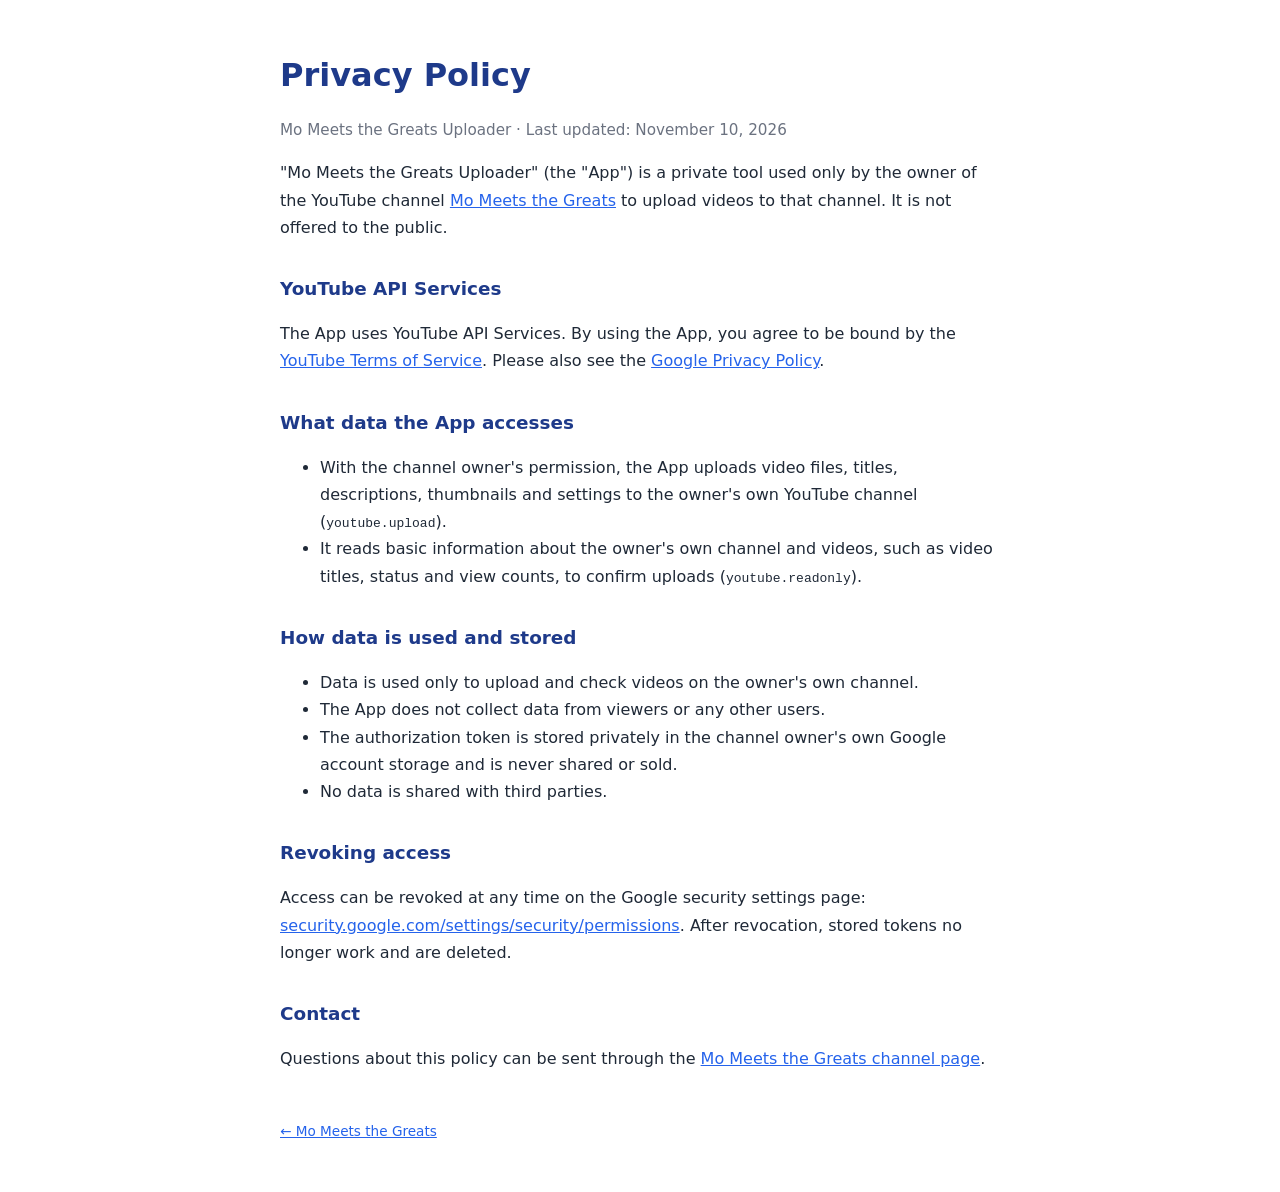
<file: mo/privacy.html>
<!DOCTYPE html>
<html lang="en"><head><meta charset="utf-8"><meta name="viewport" content="width=device-width,initial-scale=1">
<title>Privacy Policy – Mo Meets the Greats Uploader</title><link rel="stylesheet" href="style.css"></head>
<body><main>
<h1>Privacy Policy</h1>
<p class="tag">Mo Meets the Greats Uploader · Last updated: November 10, 2026</p>
<p>"Mo Meets the Greats Uploader" (the "App") is a private tool used only by the owner of the YouTube channel <a href="https://www.youtube.com/@MoMeetstheGreats">Mo Meets the Greats</a> to upload videos to that channel. It is not offered to the public.</p>
<h2>YouTube API Services</h2>
<p>The App uses YouTube API Services. By using the App, you agree to be bound by the <a href="https://www.youtube.com/t/terms">YouTube Terms of Service</a>. Please also see the <a href="https://policies.google.com/privacy">Google Privacy Policy</a>.</p>
<h2>What data the App accesses</h2>
<ul>
<li>With the channel owner's permission, the App uploads video files, titles, descriptions, thumbnails and settings to the owner's own YouTube channel (<code>youtube.upload</code>).</li>
<li>It reads basic information about the owner's own channel and videos, such as video titles, status and view counts, to confirm uploads (<code>youtube.readonly</code>).</li>
</ul>
<h2>How data is used and stored</h2>
<ul>
<li>Data is used only to upload and check videos on the owner's own channel.</li>
<li>The App does not collect data from viewers or any other users.</li>
<li>The authorization token is stored privately in the channel owner's own Google account storage and is never shared or sold.</li>
<li>No data is shared with third parties.</li>
</ul>
<h2>Revoking access</h2>
<p>Access can be revoked at any time on the Google security settings page: <a href="https://security.google.com/settings/security/permissions">security.google.com/settings/security/permissions</a>. After revocation, stored tokens no longer work and are deleted.</p>
<h2>Contact</h2>
<p>Questions about this policy can be sent through the <a href="https://www.youtube.com/@MoMeetstheGreats/about">Mo Meets the Greats channel page</a>.</p>
<footer><a href="index.html">← Mo Meets the Greats</a></footer>
</main></body></html>
</file>
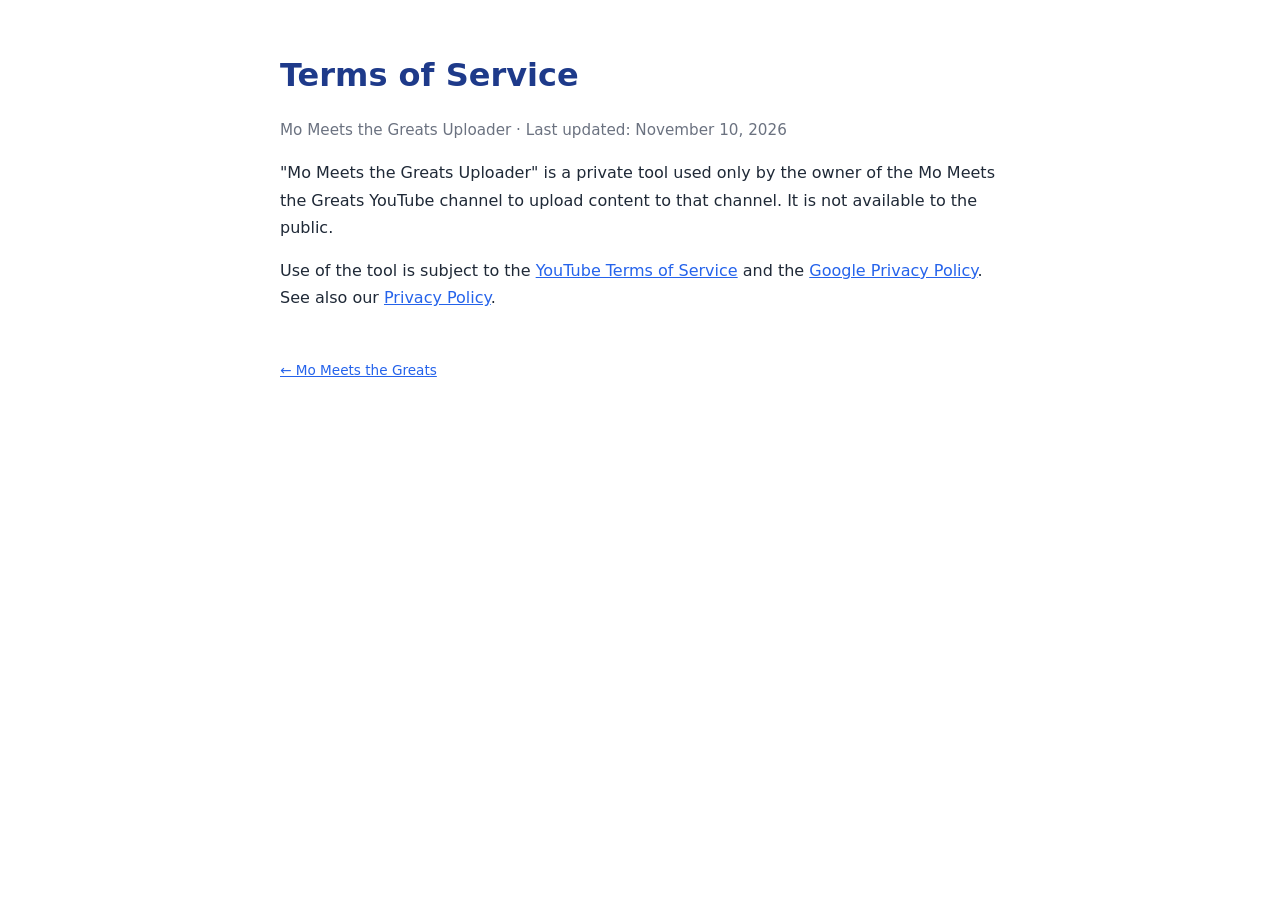
<file: mo/terms.html>
<!DOCTYPE html>
<html lang="en"><head><meta charset="utf-8"><meta name="viewport" content="width=device-width,initial-scale=1">
<title>Terms of Service – Mo Meets the Greats Uploader</title><link rel="stylesheet" href="style.css"></head>
<body><main>
<h1>Terms of Service</h1>
<p class="tag">Mo Meets the Greats Uploader · Last updated: November 10, 2026</p>
<p>"Mo Meets the Greats Uploader" is a private tool used only by the owner of the Mo Meets the Greats YouTube channel to upload content to that channel. It is not available to the public.</p>
<p>Use of the tool is subject to the <a href="https://www.youtube.com/t/terms">YouTube Terms of Service</a> and the <a href="https://policies.google.com/privacy">Google Privacy Policy</a>. See also our <a href="privacy.html">Privacy Policy</a>.</p>
<footer><a href="index.html">← Mo Meets the Greats</a></footer>
</main></body></html>
</file>
<file: mo/style.css>
body{margin:0;background:#fff;color:#1f2937;font-family:"Pretendard","Inter",system-ui,-apple-system,"Segoe UI",sans-serif;line-height:1.7}
main{max-width:720px;margin:0 auto;padding:48px 24px}
h1{font-size:2rem;margin:0 0 8px;color:#1e3a8a}
h2{font-size:1.15rem;margin:32px 0 8px;color:#1e3a8a}
a{color:#2563eb}
.tag{color:#6b7280;font-size:.95rem}
.badge{font-size:3rem}
footer{margin-top:48px;color:#9ca3af;font-size:.85rem}
</file>
